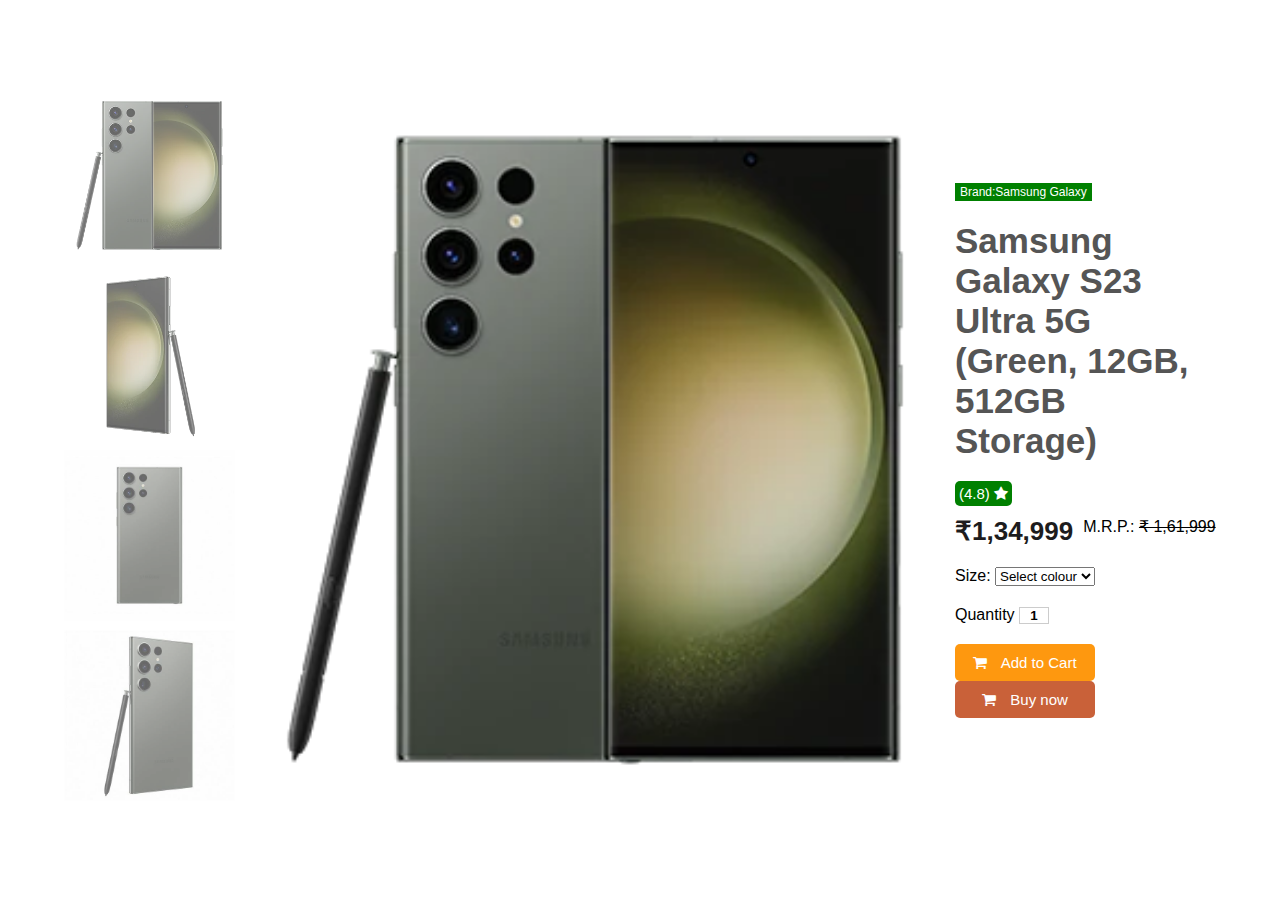
<file: galaxy.html>
<!DOCTYPE html>
<html lang="en">
<head>
    <meta charset="UTF-8">
    <meta http-equiv="X-UA-Compatible" content="IE=edge">
    <meta name="viewport" content="width=device-width, initial-scale=1.0">
    <title>Product Page</title>
    <link rel="stylesheet" href="https://cdnjs.cloudflare.com/ajax/libs/font-awesome/4.7.0/css/font-awesome.min.css">
    <link rel="stylesheet" href="style1.css">
</head>
<body>
    <div class="container">
        <div class="wrapper">
            <div class="product-box">
                <div class="all-images">
                <div class="small-images">
                    <img src="galaxy1.jpg" onclick="clicking(this)" >
                    <img src="galaxy2.jpg" onclick="clicking(this)" alt="">
                    <img src="galaxy3.jpg" onclick="clicking(this)" alt="">
                    <img src="galaxy4.jpg" onclick="clicking(this)" alt="">
                </div>
                <div class="main-images">
                    <img src="galaxy1.jpg" id="imagebox">
                </div>
            </div>
            </div>
            <div class="text">
                <div class="content">
                    <p class="brand">Brand:Samsung Galaxy</p>
                    <h2>Samsung Galaxy S23 Ultra 5G (Green, 12GB, 512GB Storage)</h2>
                    <div class="review">
                        <span>(4.8)</span>
                        <span class="fa fa-star"></span>

                    </div>
                    <div class="price-box">
                        <p class="price">&#8377;1,34,999</p>
                        <p>M.R.P.: <strike>&#8377; 1,61,999</strike></p>
                    </div>
                    <p>Size: <select name="size">
                        <option value="select colour">Select colour</option>
                        <option value="green">Green</option>
                        <option value="black">Black</option>
                        <option value="beige">Beige</option>
                </select></p>
                <p>Quantity <input type="text" value="1"></p>
                <button>
                    <i class="fa fa-shopping-cart" ></i>
                    Add to Cart
                </button>
                <button class="buy">
                    <i class="fa fa-shopping-cart"></i>
                    Buy now
                </button>
                </div>
            </div>
        </div>
    </div>
    <script>
        function clicking(smallImg) {
            var fullImg = document.getElementById("imagebox");
            fullImg.src = smallImg.src;
        }
    </script>
    
</body>
</html>
</file>
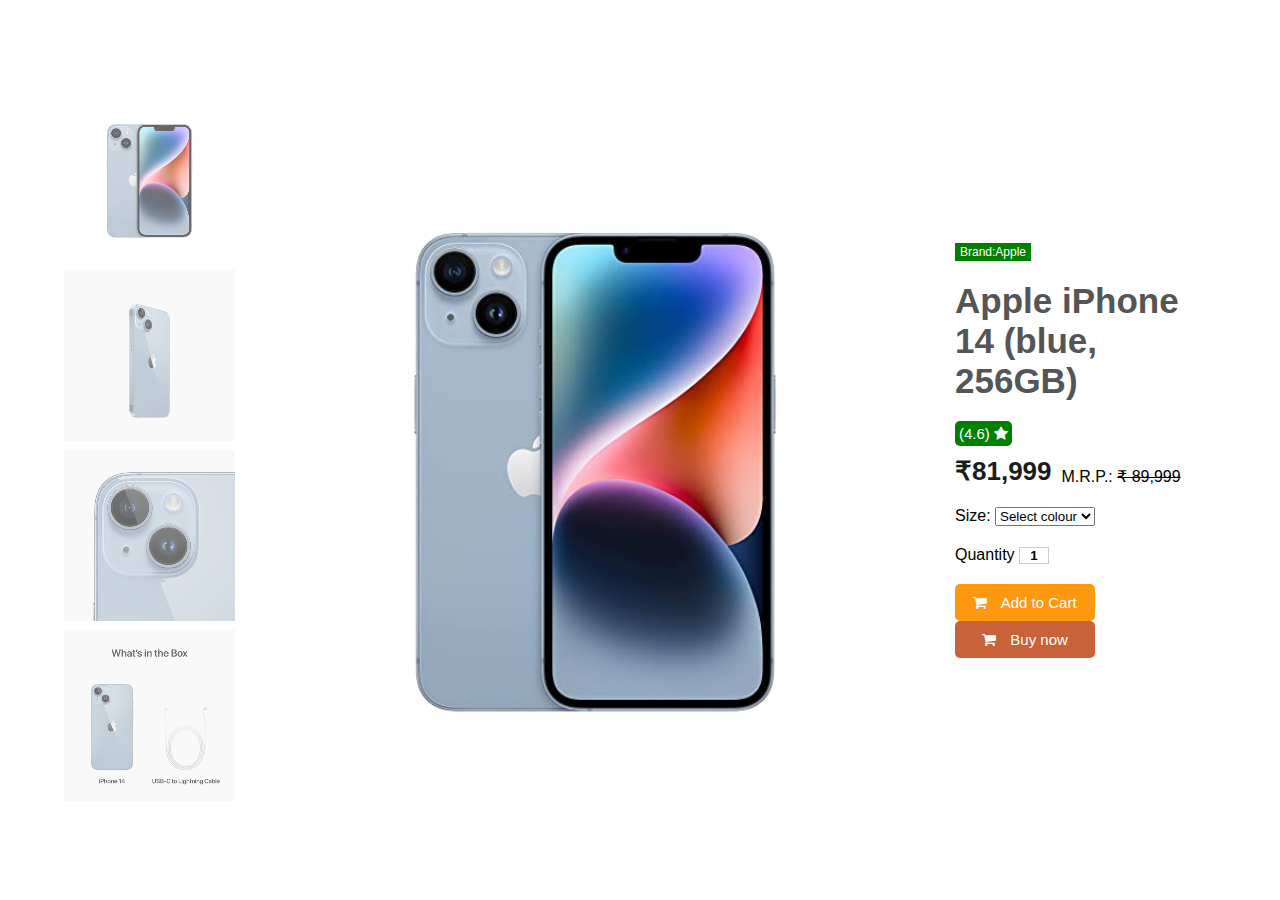
<file: iphone.html>
<!DOCTYPE html>
<html lang="en">
<head>
    <meta charset="UTF-8">
    <meta http-equiv="X-UA-Compatible" content="IE=edge">
    <meta name="viewport" content="width=device-width, initial-scale=1.0">
    <title>Product Page</title>
    <link rel="stylesheet" href="https://cdnjs.cloudflare.com/ajax/libs/font-awesome/4.7.0/css/font-awesome.min.css">
    <link rel="stylesheet" href="style1.css">
</head>
<body>
    <div class="container">
        <div class="wrapper">
            <div class="product-box">
                <div class="all-images">
                <div class="small-images">
                    <img src="photo1.jpg" onclick="clicking(this)" >
                    <img src="photo2.jpg" onclick="clicking(this)" alt="">
                    <img src="photo3.jpg" onclick="clicking(this)" alt="">
                    <img src="photo4.jpg" onclick="clicking(this)" alt="">
                </div>
                <div class="main-images">
                    <img src="photo1.jpg" id="imagebox">
                </div>
            </div>
            </div>
            <div class="text">
                <div class="content">
                    <p class="brand">Brand:Apple</p>
                    <h2>Apple iPhone 14 (blue, 256GB)</h2>
                    <div class="review">
                        <span>(4.6)</span>
                        <span class="fa fa-star"></span>

                    </div>
                    <div class="price-box">
                        <p class="price">&#8377;81,999</p>
                        <span>M.R.P.: <strike>&#8377; 89,999</strike></span>
                    </div>
                    <div class="para">
                    <p>Size: <select name="size">
                        <option value="select colour">Select colour</option>
                        <option value="Midnight">Midnight</option>
                        <option value="blue">Blue</option>
                        <option value="Starlight">Starlight</option>
                        <option value="purple">Purple</option>
                </select></p>
                <p>Quantity <input type="text" value="1"></p>
                </div>
                <div class="btnn">
                <button>
                    <i class="fa fa-shopping-cart" ></i>
                    Add to Cart
                </button>
                <button class="buy">
                    <i class="fa fa-shopping-cart"></i>
                    Buy now
                </button>
                </div>
                </div>
            </div>
        </div>
    </div>
    <script>
        function clicking(smallImg) {
            var fullImg = document.getElementById("imagebox");
            fullImg.src = smallImg.src;
        }
    </script>
    
</body>
</html>
</file>
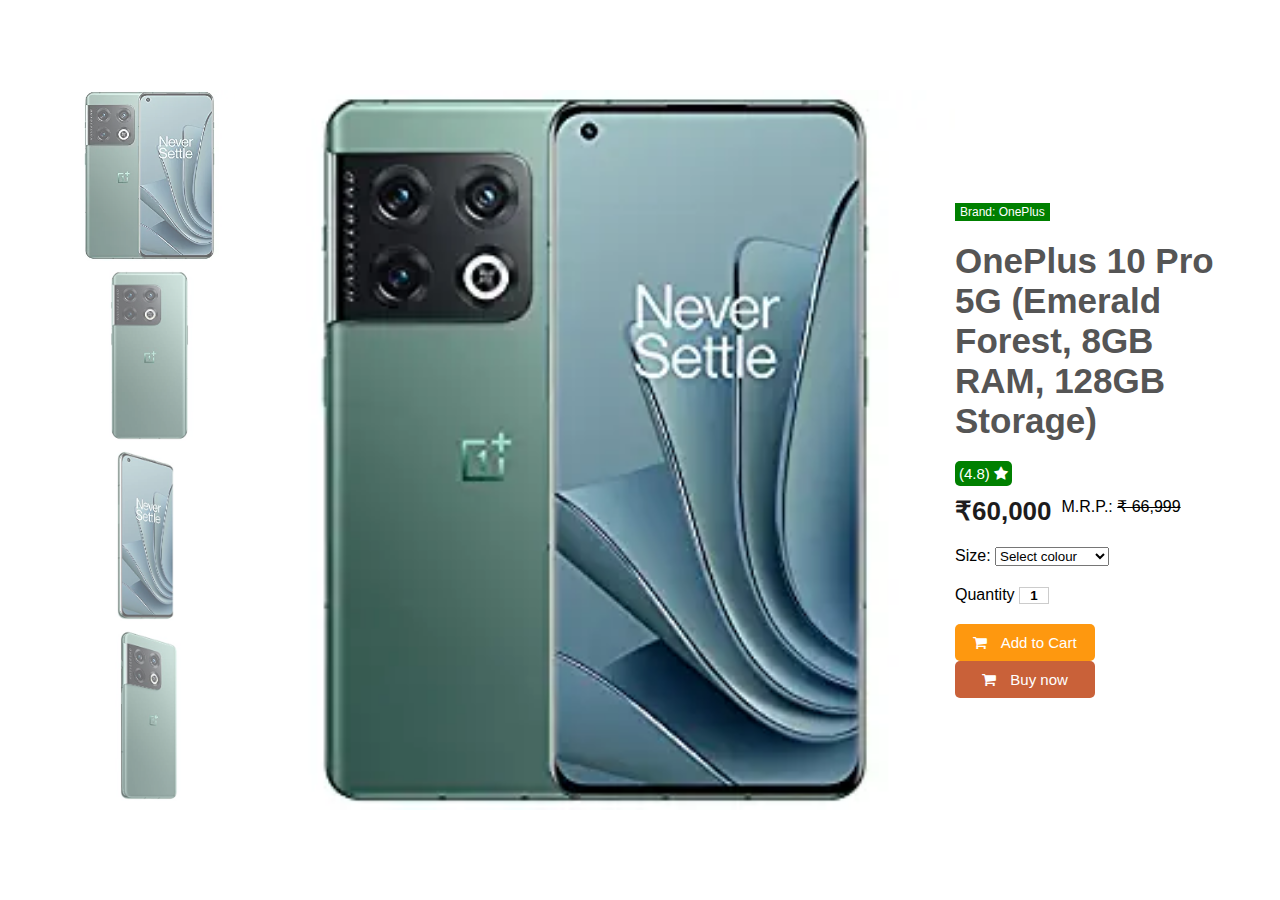
<file: oneplus.html>
<!DOCTYPE html>
<html lang="en">
<head>
    <meta charset="UTF-8">
    <meta http-equiv="X-UA-Compatible" content="IE=edge">
    <meta name="viewport" content="width=device-width, initial-scale=1.0">
    <title>Product Page</title>
    <link rel="stylesheet" href="https://cdnjs.cloudflare.com/ajax/libs/font-awesome/4.7.0/css/font-awesome.min.css">
    <link rel="stylesheet" href="style1.css">
</head>
<body>
    <section class="oneplus">
    <div class="container">
        <div class="wrapper">
            <div class="product-box">
                <div class="all-images">
                <div class="small-images">
                    <img src="oneplus1.jpg" onclick="clicking(this)" >
                    <img src="oneplus2.jpg" onclick="clicking(this)" alt="">
                    <img src="oneplus3.jpg" onclick="clicking(this)" alt="">
                    <img src="oneplus5.jpg" onclick="clicking(this)" alt="">
                </div>
                <div class="main-images">
                    <img src="oneplus1.jpg" id="imagebox">
                </div>
            </div>
            </div>
            <div class="text">
                <div class="content">
                    <p class="brand">Brand: OnePlus</p>
                    <h2>OnePlus 10 Pro 5G (Emerald Forest, 8GB RAM, 128GB Storage)</h2>
                    <div class="review">
                        <span>(4.8)</span>
                        <span class="fa fa-star"></span>

                    </div>
                    <div class="price-box">
                        <p class="price">&#8377;60,000</p>
                        <p>M.R.P.: <strike>&#8377; 66,999</strike></p>
                    </div>
                    <p>Size: <select name="size">
                        <option value="select colour">Select colour</option>
                        <option value="Emerald Forest">Emerald Forest</option>
                        <option value="Volcanic Black">Volcanic Black</option>
                </select></p>
                <p>Quantity <input type="text" value="1"></p>
                <button>
                    <i class="fa fa-shopping-cart" ></i>
                    Add to Cart
                </button>
                <button class="buy">
                    <i class="fa fa-shopping-cart"></i>
                    Buy now
                </button>
                </div>
            </div>
        </div>
    </div>
    </section>
    <script>
        function clicking(smallImg) {
            var fullImg = document.getElementById("imagebox");
            fullImg.src = smallImg.src;
        }
    </script>
    
</body>
</html>
</file>
<file: style1.css>
* {
    margin:0;
    padding:0;
    font-family: sans-serif;
    box-sizing: border-box;
}

.container {
    width: 100%;
}

.wrapper {
    width: 90%;
    height:100vh;
    margin:auto;
    display: flex;
    align-items: center;
    justify-content: space-evenly;
}
.text {
    flex-basis: 45%;
}

.all-images {
    height:80vh;
    display: flex;
}

.small-images {
    display: flex;
    flex-direction: column;
}


.small-images img {
    height:19vh;
    margin-bottom: 9px;
    cursor: pointer;
    opacity: 0.6;

}

.small-images img:hover {
    opacity:1;
}

.main-images img {
    height: 100%;
}

p {
    margin-bottom: 20px;
}

.brand {
    background-color: #008000;
    width:fit-content;
    color:#fff;
    font-size: 12px;
    padding: 2px 5px;
}

h2 {
    font-size: 35px;
color:#555;
margin-bottom: 20px;
}
.review {
    background-color: #008000;
    display: inline-block;
    color:#fff;
    padding: 4px;
    border-radius: 5px;
    font-size: 15px;
}

.review .fa {
    counter-reset: #fff;
}

.price {
    color:rgb(29,28,29);
    font-size: 26px;
    font-weight: bold;
    padding-top: 10px;
    padding-right: 10px;
}

.price-box {
    display: flex;
    align-items: center;

}

input {
    width:30px;
    border:1px solid #ccc;
    font-weight: bold;
    text-align: center;
}

button {
    width:140px;
    color:#fff;
    font-size: 15px;
    outline: none;
    border: 0;
    border-radius: 5px;
    padding:10px 15px;
    box-sizing: border-box;
    cursor: pointer;
    background: #fe980f;
}

button .fa {
    margin-right: 10px;
}

.buy {
    background: rgb(201,97,57);
}

@media only screen and (max-width:1200px) {
    .wrapper {
        flex-direction: column;
        height: auto;
        padding: 5% 0;
    }
    .text {
        padding-top: 50px;
    }
}

@media only screen and (max-width:600px) {
    .all-images {
        flex-direction: column;
        height: auto;
    }

    .small-images {
        flex-direction: row;
        justify-content: space-evenly;
        order: 1;
    }
    .product-box {
        width: 100%;

    }
    .main-images img {
        width: 100%;
    }
    .small-images img {
        width: 25%;
    }
    h2 {
        font-size: 25px;
    }
}
</file>
